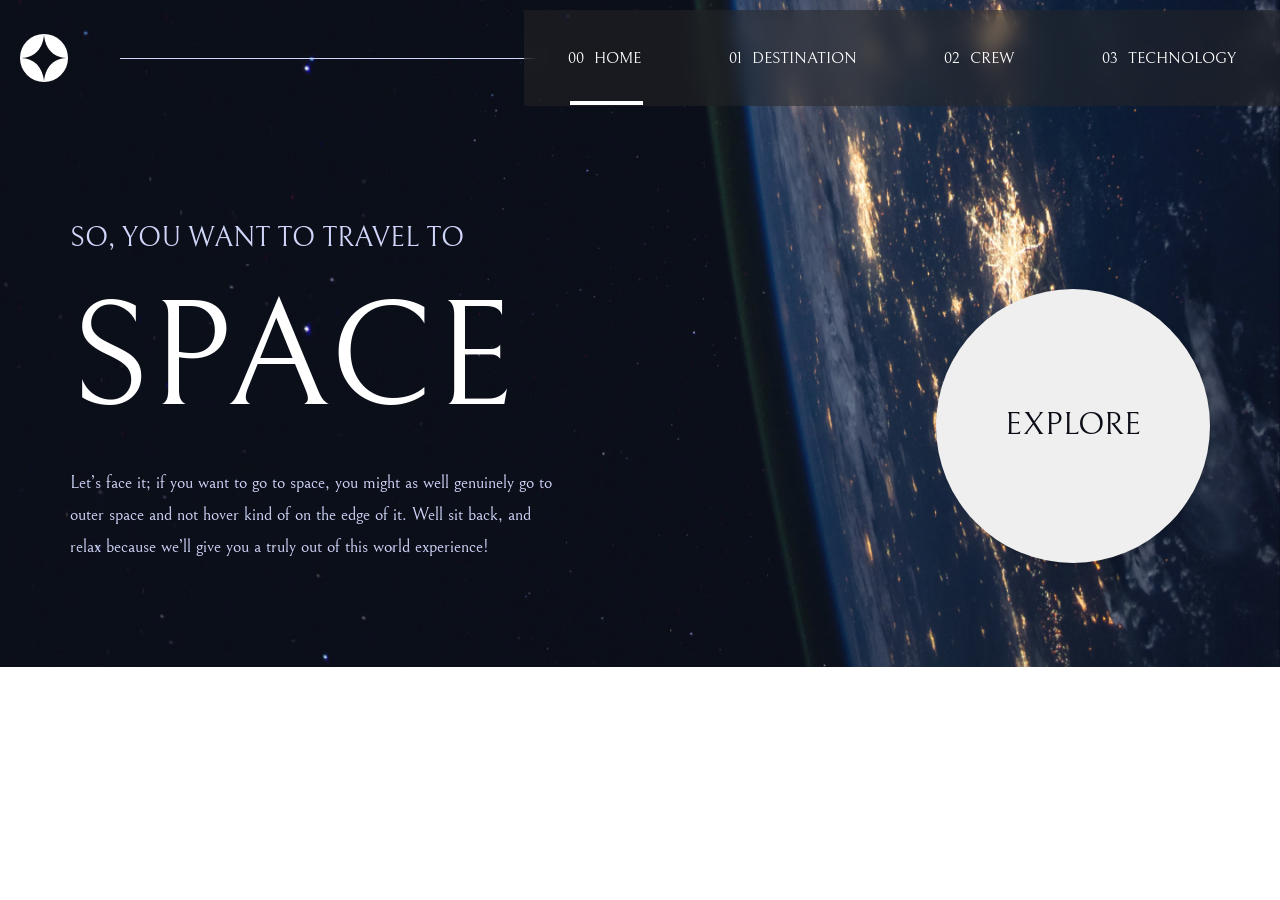
<file: index.html>
<!DOCTYPE html>
<html lang="en">
<head>
    <meta charset="UTF-8">
    <meta http-equiv="X-UA-Compatible" content="IE=edge">
    <meta name="viewport" content="width=device-width, initial-scale=1.0">
    <!--main css file-->
    <link rel="stylesheet" href="styles/master.css">
    <!--normalize css file-->
    <link rel="stylesheet" href="styles/normalize.css">
    <!--fontawosme css file-->
    <link rel="stylesheet" href="styles/all.min.css"> 
    <link rel="stylesheet" href="https://cdnjs.cloudflare.com/ajax/libs/font-awesome/4.7.0/css/font-awesome.min.css">
    <!--google font-->
    <link rel="preconnect" href="https://fonts.googleapis.com">
    <link rel="preconnect" href="https://fonts.gstatic.com" crossorigin>
    <link href="https://fonts.googleapis.com/css2?family=Bellefair&display=swap" rel="stylesheet">
    <link rel="preconnect" href="https://fonts.googleapis.com">
    <link rel="preconnect" href="https://fonts.gstatic.com" crossorigin>
    <link href="https://fonts.googleapis.com/css2?family=Barlow:wght@100;200;300;400&display=swap" rel="stylesheet">
    <title>Space X</title>
</head>
<body>
    <div class="landing-page">
        <nav>
            <div class="left-side">
                <div class="logo">
                    <div class="cricle"></div>
                    <img src="img/Path.png" alt="">
                </div>
            </div>
            <div class="midlle-side">
                <hr>
            </div>
            <div class="right-side">
                <ul>
                    <li><a  href="index.html">00 HOME</a><a class="hr" href="index.html"><hr></a></li>
                    <li><a  href="destination.html">01 DESTINATION</a><a class="hr" href="destination.html"><hr></a></li>
                    <li><a  href="crew.html"> 02 CREW</a><a class="hr" href="crew.html"><hr></a></li>
                    <li><a  href="technology.html">03 TECHNOLOGY</a><a class="hr" href="technology.html"><hr></a></li>                
                </ul>
            </div>
            <div class="icon-list">
                <a onclick="actoin2();" id="list" href="#">
                    <div class="icon"></div>
                    <div class="icon"></div>
                    <div class="icon"></div>
                </a>
            </div>
            <div class="side-lise">
                <a onclick="exit();" class="exit" href="#">&#x2715</a>
                <ul class="side-ul">
                    <li>
                        <ul class="sub-menu">
                            <li><a href="index.html">00 HOME</a></li>
                            <li><a href="destination.html">01 DESTINATION</a></li>
                            <li><a href="crew.html">02 CREW</a></li>
                            <li><a href="technology.html">03 TECHNOLOGY</a></li>
                        </ul>
                    </li>
                </ul>
                
            </div>
        </nav>
        <div class="container">
            <div class="landing-content">
                <div class="content-box">
                    <p class="frist-p">SO, YOU WANT TO TRAVEL TO</p>
                    <h1>SPACE</h1>
                    <p class="second-p">
                        Let’s face it; if you want to go to space,
                        you might as well genuinely go to outer space and not hover
                        kind of on the edge of it. Well sit back, and relax because
                        we’ll give you a truly out of this world experience!
                    </p>
                </div>
            </div>
            <div class="down-sec">
                <button>EXPLORE</button>
                <div class="landing-button">
                    
                </div>
            </div>
        </div>
    </div>
    <script src="scripts/main.js"></script>
</body>
</html>
</file>
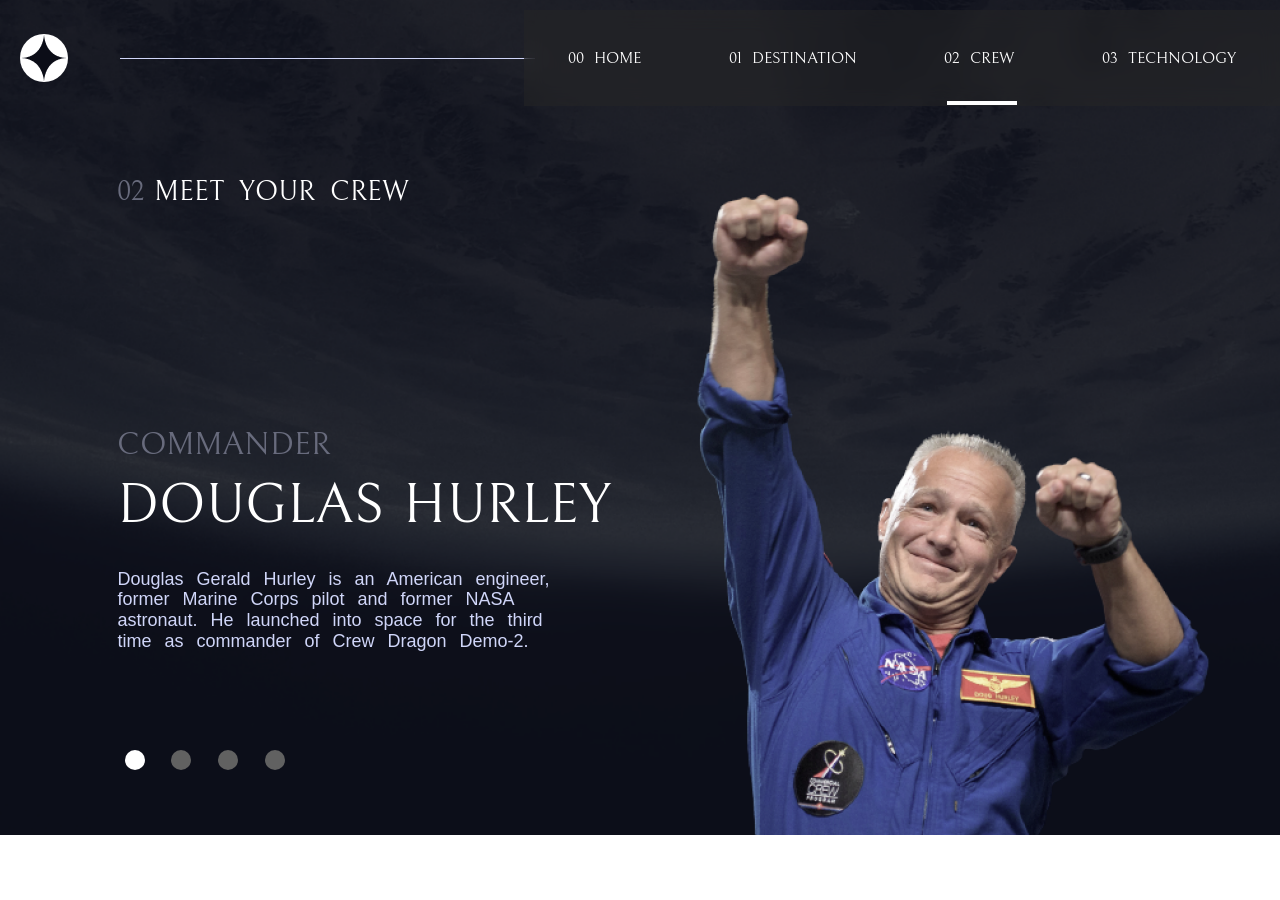
<file: crew.html>
<!DOCTYPE html>
<html lang="en">
<head>
    <meta charset="UTF-8">
    <meta http-equiv="X-UA-Compatible" content="IE=edge">
    <meta name="viewport" content="width=device-width, initial-scale=1.0">
    <!--main css file-->
    <link rel="stylesheet" href="styles/master.css">
    <!--normalize css file-->
    <link rel="stylesheet" href="styles/normalize.css">
    <!--fontawosme css file-->
    <link rel="stylesheet" href="styles/all.min.css"> 
    <link rel="stylesheet" href="https://cdnjs.cloudflare.com/ajax/libs/font-awesome/4.7.0/css/font-awesome.min.css">
    <!--google font-->
    <link rel="preconnect" href="https://fonts.googleapis.com">
    <link rel="preconnect" href="https://fonts.gstatic.com" crossorigin>
    <link href="https://fonts.googleapis.com/css2?family=Bellefair&display=swap" rel="stylesheet">
    <link rel="preconnect" href="https://fonts.googleapis.com">
    <link rel="preconnect" href="https://fonts.gstatic.com" crossorigin>
    <link href="https://fonts.googleapis.com/css2?family=Barlow:wght@100;200;300;400&display=swap" rel="stylesheet">
    <title>Space X</title>
</head>
<body>
    <div class="landing-page crew">
        <nav>
            <div class="left-side">
                <div class="logo">
                    <div class="cricle"></div>
                    <img src="img/Path.png" alt="">
                </div>
            </div>
            <div class="midlle-side">
                <hr>
            </div>
            <div class="right-side">
                <ul>
                    <li><a  href="index.html">00 HOME</a><a class="hr" href="index.html"><hr></a></li>
                    <li><a  href="destination.html">01 DESTINATION</a><a class="hr" href="destination.html"><hr></a></li>
                    <li><a  href="crew.html"> 02 CREW</a><a class="hr" href="crew.html"><hr></a></li>
                    <li><a  href="technology.html">03 TECHNOLOGY</a><a class="hr" href="technology.html"><hr></a></li>                
                </ul>
            </div>
            <div class="icon-list">
                <a onclick="actoin2();" id="list" href="#">
                    <div class="icon"></div>
                    <div class="icon"></div>
                    <div class="icon"></div>
                </a>
            </div>
            <div class="side-lise">
                <a onclick="exit();" class="exit" href="#">&#x2715</a>
                <ul class="side-ul">
                    <li>
                        <ul class="sub-menu">
                            <li><a href="index.html">00 HOME</a></li>
                            <li><a href="destination.html">01 DESTINATION</a></li>
                            <li><a href="crew.html">02 CREW</a></li>
                            <li><a href="technology.html">03 TECHNOLOGY</a></li>
                        </ul>
                    </li>
                </ul>
                
            </div>
        </nav>
        <div class="slider-container">
            <div class="container ">
                <div class="crew-left-side">
                    <p class="meet"><span class="number">02</span>MEET YOUR CREW</p>
                    <div class="content-box">
                        <p class="frist-p">COMMANDER</p>
                        <h3>DOUGLAS HURLEY</h3>
                        <p class="second-p">Douglas Gerald Hurley is an American
                            engineer, former Marine Corps pilot
                            and former NASA astronaut. He launched
                            into space for the third time as commander
                            of Crew Dragon Demo-2.
                        </p>
                    </div>
                </div>
                <div class="crew-right-side">
                    <div class="ul"></div>
                    <img class="img-1" src="img/crew-1.png" alt="">
                </div>
            </div>
            <div class="container ">
                <div class="crew-left-side">
                    <p class="meet"><span class="number">02</span>MEET YOUR CREW</p>
                    <div class="content-box">
                        <p class="frist-p">MISSION SPECIALIST</p>
                        <h3>MARK LANSTER</h3>
                        <p class="second-p">
                            Mark Lanster is the founder
                            and CEO of Canonical, the company behind the
                            Linux-based Ubuntu operating system. Shuttleworth
                            became the first South African to travel to space
                            as a space tourist.
                        </p>
                    </div>
                </div>
                <div class="crew-right-side">
                    <div class="ul"></div>
                    <img src="img/crew-2.png" alt="">
                </div>
            </div>
            <div class="container ">
                <div class="crew-left-side">
                    <p class="meet"><span class="number">02</span>MEET YOUR CREW</p>
                    <div class="content-box">
                        <p class="frist-p">PILOT</p>
                        <h3>VICTOR GLOVER</h3>
                        <p class="second-p">
                            Pilot on the first operational flight of the SpaceX
                            Crew Dragon to the International Space Station. Glover
                            is a commander in the U.S. Navy where he pilots
                            an F/A-18.He was a crew member of Expedition 64, 
                            and served as a station systems flight engineer. 
                        </p>
                    </div>
                </div>
                <div class="crew-right-side">
                    <div class="ul"></div>
                    <img src="img/crew-3.png" alt="">
                </div>
            </div>
            <div class="container ">
                <div class="crew-left-side">
                    <p class="meet"><span class="number">02</span>MEET YOUR CREW</p>
                    <div class="content-box">
                        <p class="frist-p">FLIGHT ENGINEER</p>
                        <h3>SARA ANSARI</h3>
                        <p class="second-p">
                            Sara Ansari is an Iranian American engineer 
                            and co-founder of Prodea Systems. Ansari was the 
                            fourth self-funded space tourist, the first self-funded
                            woman to fly to the ISS, and the first Iranian in space. 
                        </p>
                    </div>
                </div>
                <div class="crew-right-side">
                    <div class="ul"></div>
                    <img src="img/crew-4.png" alt="">
                </div>
            </div>
            <div class="bultos">
                <ul>
                    <li></li>
                    <li></li>
                    <li></li>
                    <li></li>
                </ul>
            </div>
        </div>
    <script src="scripts/main.js"></script>
    <script src="scripts/crew.js"></script>
</body>
</file>
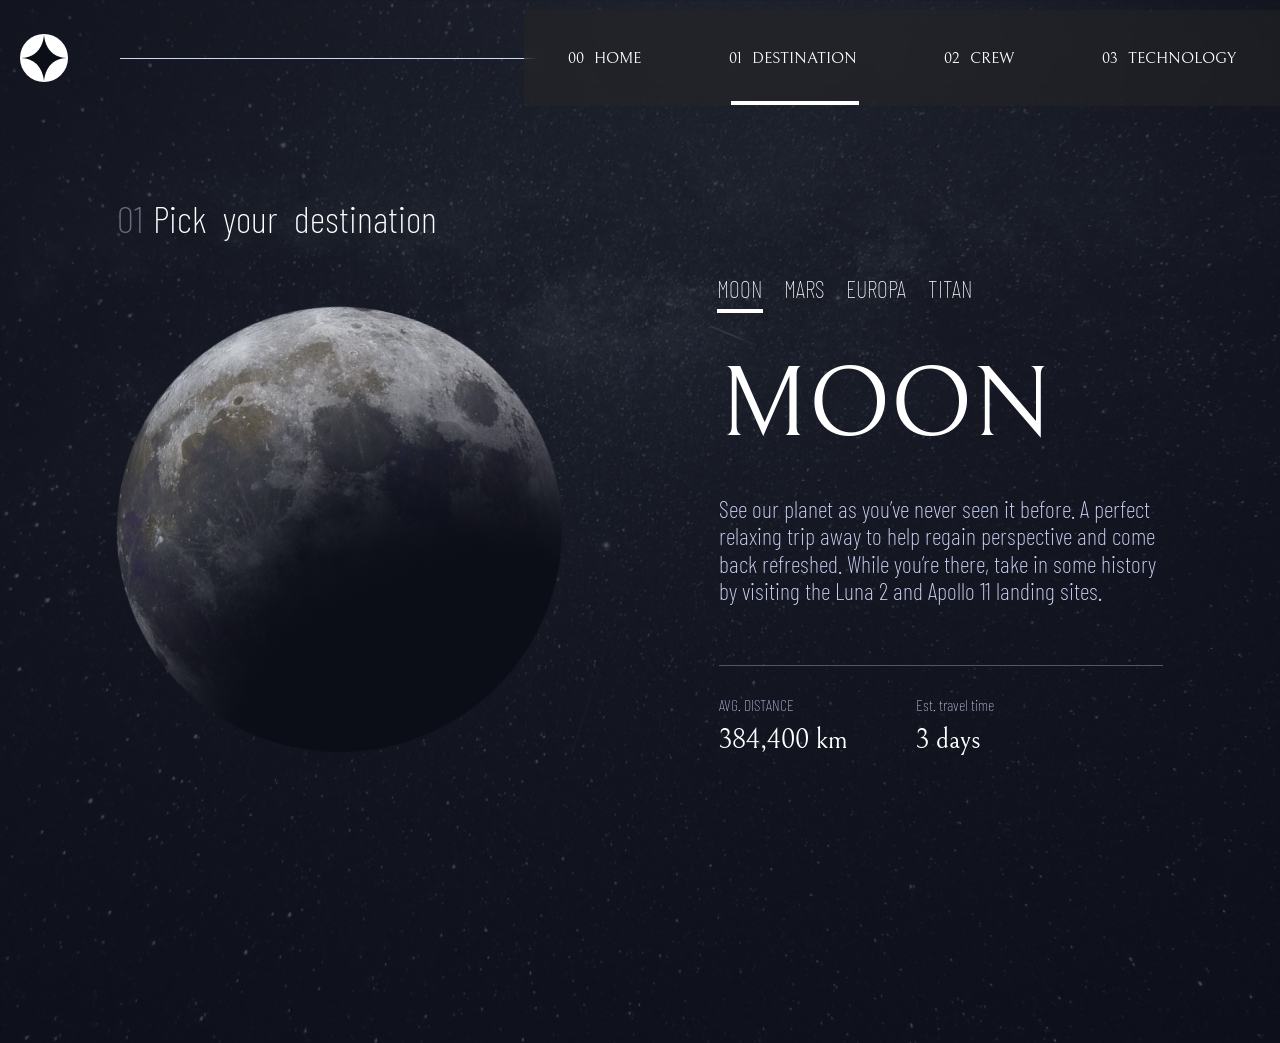
<file: destination.html>
<!DOCTYPE html>
<html lang="en">
<head>
    <meta charset="UTF-8">
    <meta http-equiv="X-UA-Compatible" content="IE=edge">
    <meta name="viewport" content="width=device-width, initial-scale=1.0">
    <!--main css file-->
    <link rel="stylesheet" href="styles/master.css">
    <!--normalize css file-->
    <link rel="stylesheet" href="styles/normalize.css">
    <!--fontawosme css file-->
    <link rel="stylesheet" href="styles/all.min.css"> 
    <link rel="stylesheet" href="https://cdnjs.cloudflare.com/ajax/libs/font-awesome/4.7.0/css/font-awesome.min.css">
    <!--google font-->
    <link rel="preconnect" href="https://fonts.googleapis.com">
    <link rel="preconnect" href="https://fonts.gstatic.com" crossorigin>
    <link href="https://fonts.googleapis.com/css2?family=Bellefair&display=swap" rel="stylesheet">
    <link rel="preconnect" href="https://fonts.googleapis.com">
    <link rel="preconnect" href="https://fonts.gstatic.com" crossorigin>
    <link href="https://fonts.googleapis.com/css2?family=Barlow:wght@100;200;300;400&display=swap" rel="stylesheet">
    <link rel="preconnect" href="https://fonts.googleapis.com">
    <link rel="preconnect" href="https://fonts.gstatic.com" crossorigin>
    <link href="https://fonts.googleapis.com/css2?family=Barlow+Condensed:wght@100;200;300;400;500;600;700&family=Barlow:wght@100;200;300;400&display=swap" rel="stylesheet">
    <title>Space X</title>
</head>
<body>
    <div class="landing-page destination">
        <nav>
            <div class="left-side">
                <div class="logo">
                    <div class="cricle"></div>
                    <img src="img/Path.png" alt="">
                </div>
            </div>
            <div class="midlle-side">
                <hr>
            </div>
            <div class="right-side">
                <ul>
                    <li><a  href="index.html">00 HOME</a><a class="hr" href="index.html"><hr></a></li>
                    <li><a  href="destination.html">01 DESTINATION</a><a class="hr" href="destination.html"><hr></a></li>
                    <li><a  href="crew.html"> 02 CREW</a><a class="hr" href="crew.html"><hr></a></li>
                    <li><a  href="technology.html">03 TECHNOLOGY</a><a class="hr" href="technology.html"><hr></a></li>                
                </ul>
            </div>
            <div class="icon-list">
                <a onclick="actoin2();" id="list" href="#">
                    <div class="icon"></div>
                    <div class="icon"></div>
                    <div class="icon"></div>
                </a>
            </div>
            <div class="side-lise">
                <a onclick="exit();" class="exit" href="#">&#x2715</a>
                <ul class="side-ul">
                    <li>
                        <ul class="sub-menu">
                            <li><a href="index.html">00 HOME</a></li>
                            <li><a href="destination.html">01 DESTINATION</a></li>
                            <li><a href="crew.html">02 CREW</a></li>
                            <li><a href="technology.html">03 TECHNOLOGY</a></li>
                        </ul>
                    </li>
                </ul>
                
            </div>
        </nav>
        <div class="slider-container">
            <div class="detination-navbar">
                <ul>
                    <li><a class="frist-a" data-index="1" href="#MOON">MOON</a> <a class="hr" href="#MOON"><hr></a></li>
                    <li><a class="frist-a" data-index="2" href="#MARS">MARS</a><a class="hr" href="#MARS"><hr></a></li>
                    <li><a class="frist-a" data-index="3" href="#EUROPA">EUROPA</a><a class="hr" href="#EUROPA"><hr></a></li>
                    <li><a class="frist-a" data-index="4"  href="#TITAN">TITAN</a><a class="hr" href="#TITAN"><hr></a></li>
                </ul>
            </div>
            <div class="container ">
                <div class="destination-left-side">
                    <p><span class="number">01</span>Pick your destination</p>
                    <img src="img/moon.png" alt="">
                </div>
                <div class="destination-right-side">
                    <div class="cards-container">
                        <div class="card">
                            <div class="content-box">
                                <h1>MOON</h1>
                                <p>
                                    See our planet as you’ve never seen it before.
                                    A perfect relaxing trip away to help regain
                                    perspective and come back refreshed. While you’re
                                    there, take in some history by visiting the Luna 2
                                    and Apollo 11 landing sites.
                                </p>
                            </div>
                            <div class="middle">
                                <hr class="card-hr">
                            </div>
                            <div class="number-box">
                                <div class="number-card">
                                    <p class="header">AVG. DISTANCE</p>
                                    <p class="describtion">384,400 km</p>
                                </div>
                                <div class="number-card">
                                    <p class="header">Est. travel time</p>
                                    <p class="describtion">3 days</p>
                                </div>
                            </div>
                        </div>
                    </div>
                </div>
            </div>
            <div class="container ">
                <div class="destination-left-side">
                    <p><span class="number">01</span>Pick your destination</p>
                    <img src="img/mars.png" alt="">
                </div>
                <div class="destination-right-side">
                    <div class="cards-container">
                        <div class="card">
                            <div class="content-box">
                                <h1>MARS</h1>
                                <p>
                                    Don’t forget to pack your hiking boots. You’ll 
                                    need them to tackle Olympus Mons, the tallest planetary
                                    mountain in our solar system. It’s two and a half times
                                    the size of Everest!
                                </p>
                            </div>
                            <div class="middle">
                                <hr class="card-hr">
                            </div>
                            <div class="number-box">
                                <div class="number-card">
                                    <p class="header">AVG. DISTANCE</p>
                                    <p class="describtion">225 MIL. km</p>
                                </div>
                                <div class="number-card">
                                    <p class="header">Est. travel time</p>
                                    <p class="describtion">9 months</p>
                                </div>
                            </div>
                        </div>
                    </div>
                </div>
            </div>
            <div class="container ">
                <div class="destination-left-side">
                    <p><span class="number">01</span>Pick your destination</p>
                    <img src="img/EUROPA.png" alt="">
                </div>
                <div class="destination-right-side">
                    <div class="cards-container">
                        <div class="card">
                            <div class="content-box">
                                <h1>EUROPA</h1>
                                <p>
                                    The smallest of the four Galilean moons orbiting
                                    Jupiter, Europa is a winter lover’s dream. With
                                    an icy surface, it’s perfect for a bit of ice skating,
                                    curling, hockey, or simple relaxation in your snug wintery cabin.
                                </p>
                            </div>
                            <div class="middle">
                                <hr class="card-hr">
                            </div>
                            <div class="number-box">
                                <div class="number-card">
                                    <p class="header">AVG. DISTANCE</p>
                                    <p class="describtion">628 MIL. km</p>
                                </div>
                                <div class="number-card">
                                    <p class="header">Est. travel time</p>
                                    <p class="describtion">3 years</p>
                                </div>
                            </div>
                        </div>
                    </div>
                </div>
            </div>
            <div class="container ">
                <div class="destination-left-side">
                    <p><span class="number">01</span>Pick your destination</p>
                    <img src="img/TITAN.png" alt="">
                </div>
                <div class="destination-right-side">
                    <div class="cards-container">
                        <div class="card">
                            <div class="content-box">
                                <h1>TITAN</h1>
                                <p>
                                    The only moon known to have a dense atmosphere other
                                    than Earth, Titan is a home away from home 
                                    (just a few hundred degrees colder!). As a bonus, you
                                    get striking views of the Rings of Saturn.
                                </p>
                            </div>
                            <div class="middle">
                                <hr class="card-hr">
                            </div>
                            <div class="number-box">
                                <div class="number-card">
                                    <p class="header">AVG. DISTANCE</p>
                                    <p class="describtion">1.6 BIL. km</p>
                                </div>
                                <div class="number-card">
                                    <p class="header">Est. travel time</p>
                                    <p class="describtion">7 years</p>
                                </div>
                            </div>
                        </div>
                    </div>
                </div>
            </div>
        </div>
    <script src="scripts/main.js"></script>
    <script src="scripts/destination.js"></script>
</body>
</file>
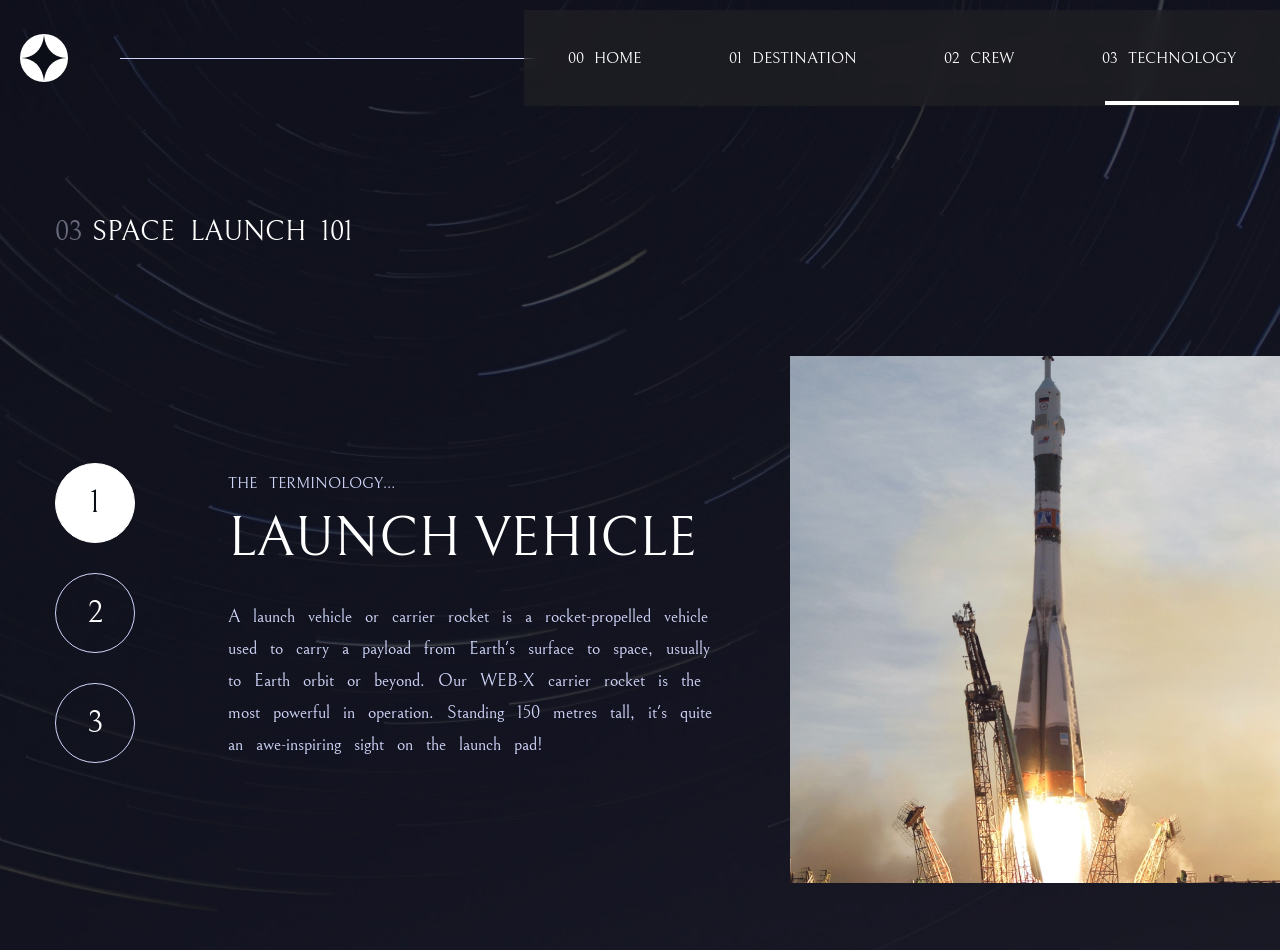
<file: technology.html>
<!DOCTYPE html>
<html lang="en">
<head>
    <meta charset="UTF-8">
    <meta http-equiv="X-UA-Compatible" content="IE=edge">
    <meta name="viewport" content="width=device-width, initial-scale=1.0">
    <!--main css file-->
    <link rel="stylesheet" href="styles/master.css">
    <!--normalize css file-->
    <link rel="stylesheet" href="styles/normalize.css">
    <!--fontawosme css file-->
    <link rel="stylesheet" href="styles/all.min.css"> 
    <link rel="stylesheet" href="https://cdnjs.cloudflare.com/ajax/libs/font-awesome/4.7.0/css/font-awesome.min.css">
    <!--google font-->
    <link rel="preconnect" href="https://fonts.googleapis.com">
    <link rel="preconnect" href="https://fonts.gstatic.com" crossorigin>
    <link href="https://fonts.googleapis.com/css2?family=Bellefair&display=swap" rel="stylesheet">
    <link rel="preconnect" href="https://fonts.googleapis.com">
    <link rel="preconnect" href="https://fonts.gstatic.com" crossorigin>
    <link href="https://fonts.googleapis.com/css2?family=Barlow:wght@100;200;300;400&display=swap" rel="stylesheet">
    <title>Space X</title>
</head>
<body>
    <div class="landing-page technology">
        <nav>
            <div class="left-side">
                <div class="logo">
                    <div class="cricle"></div>
                    <img src="img/Path.png" alt="">
                </div>
            </div>
            <div class="midlle-side">
                <hr>
            </div>
            <div class="right-side">
                <ul>
                    <li><a  href="index.html">00 HOME</a><a class="hr" href="index.html"><hr></a></li>
                    <li><a  href="destination.html">01 DESTINATION</a><a class="hr" href="destination.html"><hr></a></li>
                    <li><a  href="crew.html"> 02 CREW</a><a class="hr" href="crew.html"><hr></a></li>
                    <li><a  href="technology.html">03 TECHNOLOGY</a><a class="hr" href="technology.html"><hr></a></li>                
                </ul>
            </div>
            <div class="icon-list">
                <a onclick="actoin2();" id="list" href="#">
                    <div class="icon"></div>
                    <div class="icon"></div>
                    <div class="icon"></div>
                </a>
            </div>
            <div class="side-lise">
                <a onclick="exit();" class="exit" href="#">&#x2715</a>
                <ul class="side-ul">
                    <li>
                        <ul class="sub-menu">
                            <li><a href="index.html">00 HOME</a></li>
                            <li><a href="destination.html">01 DESTINATION</a></li>
                            <li><a href="crew.html">02 CREW</a></li>
                            <li><a href="technology.html">03 TECHNOLOGY</a></li>
                        </ul>
                    </li>
                </ul>
                
            </div>
        </nav>
        <div class="container">
            <p><span class="number">03</span>SPACE LAUNCH 101</p>
            <ul>
                <li bulets-index="1">1</li>
                <li bulets-index="2">2</li>
                <li bulets-index="3">3</li>
            </ul>
        </div>
        <div class="slider-container">
            <div class="container ">
                <div class="content-box">
                    <p class="first-par">THE TERMINOLOGY…</p>
                    <h3>LAUNCH VEHICLE</h3>
                    <p class="second-par">
                        A launch vehicle or carrier rocket is a rocket-propelled 
                        vehicle used to carry a payload from Earth's surface to 
                        space, usually to Earth orbit or beyond. Our WEB-X carrier
                        rocket is the most powerful in operation. Standing 150 metres
                        tall, it's quite an awe-inspiring sight on the launch pad!
                    </p>
                </div>
                <div class="tecnology-img">
                    <img src="img/tecnology-1.jpg" alt="">
                </div>
            </div>
            <div class="container ">
                <div class="content-box">
                    <p class="first-par">THE TERMINOLOGY…</p>
                    <h3>SPACEPORT</h3>
                    <p class="second-par">
                        A spaceport or cosmodrome is a site for
                        launching (or receiving) spacecraft, by analogy
                        to the seaport for ships or airport for aircraft.
                        Based in the famous Cape Canaveral, our spaceport 
                        is ideally situated to take advantage of the Earth’s
                        rotation for launch.
                    </p>
                </div>
                <div class="tecnology-img">
                    <img src="img/tecnology-2.jpg" alt="">
                </div>
            </div>
            <div class="container ">
                <div class="content-box">
                    <p class="first-par">THE TERMINOLOGY…</p>
                    <h3>SPACE CAPSULE</h3>
                    <p class="second-par">
                        A space capsule is an often-crewed spacecraft
                        that uses a blunt-body reentry capsule to reenter
                        the Earth's atmosphere without wings. Our capsule 
                        is where you'll spend your time during the flight.
                        It includes a space gym, cinema, and plenty of other
                        activities to keep you entertained.
                    </p>
                </div>
                <div class="tecnology-img">
                    <img src="img/tecnology-3.jpg" alt="">
                </div>
            </div>
        </div>
    <script src="scripts/main.js"></script>
    <script src="scripts/tecnology.js"></script>    
</body>
</file>
<file: styles/master.css>
/** global rules **/
* {
    -webkit-box-sizing: border-box;
    -moz-box-sizing: border-box;
    box-sizing: border-box;
    margin: 0;
    padding: 0;
}
:root{
    --main-background-color: #0B0D17;
    --main-text-color: #FFFFFF;
    --second-text-color: #D0D6F9;
}
html{
    scroll-behavior: smooth;
}
body{
    font-family: 'Bellefair';
}
ul{
    list-style: none;
    padding: 0;
    margin: 0;
}
ul a{
    text-decoration: none;

}
hr{
    border: none;
}
.container {
    padding-left: 15px;
    padding-right: 15px;
    margin-left: auto;
    margin-right: auto;
}
  /* Small */
@media (min-width: 768px) {
    .container {
    width: 750px;
    }
}
  /* Medium */
@media (min-width: 992px) {
    .container {
    width: 970px;
    }
}
  /* Large */
@media (min-width: 1200px) {
    .container {
    width: 1170px;
    }
}
/* navbar */
.landing-page{
    position: relative;
    width: 100%;
    overflow: hidden;
    height: 667px;
}

.landing-page::before {
    content: "";
    position: absolute;
    top: 0;
    left: 0px;
    background-image: url('../img/Bitmap.jpg'); 
    background-size: cover; 
    background-position: center;
    width: 100%;
    height: 100%;
    z-index: -1; 
}
nav{
    display: flex;
    justify-content: space-between;
    align-items: flex-start;
    height: 96px;
    padding: 10px 0 0 20px;
    position: relative;
}
.left-side{
    height: 96px;
    display: flex;
    align-items: center;
    justify-content: center;
}
.logo{
    position: relative;
}
.left-side img{
    position: absolute;
    left: 0;
    top: 0;
}
.cricle{
    width: 48px;
    height: 48px;
    background-color: var(--main-text-color);
    border-radius: 25px;
}
.midlle-side{
    display: flex;
    flex-direction: column;
    justify-content: center;
    align-items: flex-start;
    height: 96px;
    width: 33%;
    margin-right: -5%;
}
.midlle-side hr{
    border-top: solid 1px #D0D6F9;
    width: 100%;
    flex-shrink: 0;
}
.right-side{
    width: 60%;
    height: 96px;
    display: flex;
    flex-direction: column;
    justify-content: center;
    position: relative;
    z-index: 999;
}
.right-side::before{
    content: "";
    position: absolute;
    top: 0;
    left: 0;
    width: 100%;
    height: 100%;
    background-color: rgba(39, 38, 38, 0.5); 
    background-size: cover;
    background-position: center;
    backdrop-filter: blur(10px);
    z-index: -1;
}
.right-side ul{
    display: flex;
    justify-content: space-around;
    width: 100%;
}
.right-side ul li{
    height: 50%;
    display: flex;
    flex-direction: column;
    justify-content: space-between;
    align-items: center;
    position: relative;
    cursor: pointer;
}
.right-side ul li .hr{
    width: 0;
    border-top: solid 4px var(--second-text-color);
    position: absolute;
    bottom: -47px;
    transition:  0.2s ease; 
    text-align: center;
    margin-left: 5%;
}
.right-side ul li .active{
    width: 100%;
    border-top: solid 4px var(--main-text-color);
    position: absolute;
    bottom: -47px;
    transition:  0.2s ease; 
    display: flex;
    margin-left: 5px;
}
.right-side ul li:hover .hr{
    width: 100%;
}
.right-side ul li a{
    color: var(--main-text-color);
    word-spacing: 6px;
    font-size: 16px;
}
.side-lise{
    height: 1024px;
    display: none;
    flex-direction: column;
    justify-content: center;
    position: relative;
    width: 80%;
    padding-left: 30px;
    z-index: 999;
}
.side-lise::before{
    content: "";
    position: absolute;
    top: 0;
    left: 0;
    width: 100%;
    height: 100%;
    background-color: rgba(53, 52, 52, 0.9); 
    background-size: cover;
    background-position: center;
    backdrop-filter: blur(35px);
    z-index: -1;
}
.side-lise .exit{
    display: flex;
    justify-content: center;
    font-size: 30px;
    width: 25px;
    height: 25px;
    color: var(--second-text-color);
    text-decoration: none;
    position: absolute;
    top: 5%;
    right: 10%;
}
.icon-list{
    position: absolute;
    right: 20px;
    top: 40px;
    display: none;
    

}
.icon{
    width: 28px;
    height: 5px;
    background-color: var(--main-text-color);
    margin-bottom: 5px;
    border-radius: 14px;
}
.side-lise .side-ul{
    height: 68%;
}
.side-lise .sub-menu{
    display: flex;
    flex-direction: column;
    justify-content: space-around;
    align-items: flex-start;
    width: 100%;
    height: 230px;
    margin-bottom: 70%;

}
.side-lise .sub-menu li a{
    color: var(--main-text-color);
    word-spacing: 6px;
    font-size: 16px;
}


@media (max-width: 880px){
    .midlle-side {
        width: 30%;
        margin-right: -5%;
    }
}
@media (max-width: 768px){

    .landing-page::before {
        content: "";
        position: absolute;
        top: -2px;
        left: 0;
        background-image: url('../img/Bitmap-2.jpg'); 
        background-size: cover; 
        background-position: center;
        width: 100%;
        height: 100%;
        z-index: -1; 
    }
    nav{
        padding-top: 0;
    }
    .midlle-side hr{
        display: none;
    }
    .right-side ul{
        padding: 0 10px 0 0;
    }
    .right-side ul li a{
        font-size: 14px;
    }
}
@media (max-width: 630px){
    .right-side ul li a{
        font-size: 12px;
    }
}
@media (max-width: 568px){
    .right-side{
        display: none;
    }
    .icon-list{
        display: block;
    }

    .side-lise ul .sub-menu{
        width: 254px;
    }
}
/* landing page */
.landing-page .container{
    display: flex;
    justify-content: space-between;
    align-items: flex-end;   
    height: 70%; 
}
.landing-page .container .landing-content{
    width: 50%;
}

.landing-page .container .landing-content .content-box .frist-p{
    color: var(--second-text-color);
    font-size: 28px;
}
.landing-page .container .landing-content .content-box h1{
    color: var(--main-text-color);
    font-size: 150px;
    margin: 20px 0 20px;
    font-weight: 400;
}
.landing-page .container .landing-content .content-box .second-p{
    color: var(--second-text-color);
    font-size: 18px;
    width: 85%;
    line-height: 32px;
}
.landing-page .container .down-sec{

    position: relative;
    display: flex;
    flex-direction: column;
    align-items: center;
    justify-content: center;
}
.landing-page .container .landing-button{
    width: 0;
    height: 0;
    border-radius: 207px;
    background-color: rgba(97, 97, 97, 0.7);
    transition: 0.4s ease;
    position: absolute;
    z-index: -1;
}

.landing-page .container button{
    width: 274px;
    height: 274px;
    border: none;
    border-radius: 137px;
    color: var(--main-background-color);
    font-size: 32px;
    font-weight: 100;
    cursor: pointer;
    box-shadow: 2px 2px 4px rgba(0, 0, 0, 0.15);
}
.landing-page .container .down-sec:hover .landing-button{
    width: 384px;
    height: 384px;
}
@media (max-width: 768px){
    .landing-page{
        height: 1024px;
    }
    .landing-page .container{
        display: flex;
        flex-direction: column;
        justify-content: space-between;
        align-items: center;   
        height: 70%; 
    }
    .landing-page .container .landing-content{
        display: flex;
        flex-direction: column;
        justify-content: center;
        align-items: center;
        height: 50%;
        width: 50%;
        margin-top: 10%;
        margin-bottom: 10%;
    }
    .landing-page .container .landing-content .content-box .frist-p{
        font-size: 20px;
        text-align: center;
    }
    .landing-page .container .landing-content .content-box h1{
        letter-spacing: 4px;
        margin: 15px 0 15px;
        font-weight: 400;
    }
    .landing-page .container .landing-content .content-box .second-p{
        font-size: 16px;
        line-height: 32px;
        text-align: center;
        width: 100%;
    }
    .landing-page .container .down-sec{
        margin-bottom: -30%;
        height: 50%;
        width: 50%;
    }
    .landing-page .container button{
        width: 242px;
        height: 242px;
        border-radius: 121px;
        font-size: 32px;
    }
    .landing-page .container .down-sec:hover .landing-button{
        width: 334px;
        height: 334px;
        border-radius: 167px;
    }
}
@media (max-width: 568px){
    .landing-page .container .landing-content .content-box h1{
        font-size: 100px;
        margin: 30px 0 30px;
    }
    .landing-page .container .landing-content .content-box .second-p{
        font-size: 15px;
        width: 150%;
        margin-left: -23%;
    }
    .landing-page .container .down-sec{
        margin-bottom: -25%;
    }
    .landing-page .container button{
        width: 220px;
        height: 220px;
        border-radius: 110px;
        font-size: 32px;
    }
    .landing-page .container .down-sec:hover .landing-button{
        width: 334px;
        height: 334px;
        border-radius: 167px;
    }
}
@media (max-width: 568px){
    .landing-page .container .landing-content .content-box .second-p{
        font-size: 15px;
        width: 130%;
        margin-left: -13%;
    }
}
@media (max-width: 428px){
    .landing-page .container .landing-content .content-box .frist-p{
        font-size: 16px;
    }
    .landing-page .container .landing-content .content-box h1{
        font-size: 80px;
        margin: 30px 0 30px;
    }
    .landing-page .container .landing-content .content-box .second-p{
        font-size: 15px;
        width: 130%;
        margin-left: -14.5%;
    }
    .landing-page .container button{
        width: 190px;
        height: 190px;
        border-radius: 95px;
        font-size: 20px;
    }
    .landing-page .container .down-sec:hover .landing-button{
        width: 300px;
        height: 300px;
        border-radius: 150px;
    }
}
@media (max-width: 368px){
    .landing-page .container .landing-content .content-box .second-p{
        font-size: 15px;
        width: 110%;
        margin-left: -5%;
    }
    .landing-page .container button{
        width: 150px;
        height: 150px;
        border-radius: 75px;
        font-size: 20px;
    }
    .landing-page .container .down-sec:hover .landing-button{
        width: 280px;
        height: 280px;
        border-radius: 140px;
    }
}
/* destination page */
.destination{
    position: relative;
    width: 100%;
    overflow: hidden;
    height: 100%;
}

.destination::before {
    content: "";
    position: absolute;
    top: 0;
    left: 0px;
    background-image: url('../img/detination-bitmap.jpg'); 
    background-size: cover; 
    background-position: center;
    width: 100%;
    height: 100%;
    z-index: -1; 
}
.slider-container {
    position: relative;
    width: 100%;
    height: 1024px;
}
.slider-container .container {
    position: absolute;
    top: -100%;
    left: 8%;
    right: 8%;
    opacity: 0;
    transition: opacity 1s;
    z-index: 1;
    display: flex;
    justify-content: space-between;
    align-items: flex-end;
    width: 84%;
}
.slider-container .activee {
    opacity: 1;
    top: 2%;
}

.destination .destination-left-side{
    width: 50%;
    
}
.destination .destination-left-side p{
    font-family: 'Barlow Condensed', sans-serif;
    font-weight: 200;
    color: var(--main-text-color);
    font-size: 38px;
    word-spacing: 8px;
    width: 100%;
}
.destination .destination-left-side p .number{
    font-size: 38px;
    margin-right: 10px;
    color: var(--second-text-color);
    filter: brightness(50%);
}
.destination .destination-left-side img{
    width: 445px;
    margin-left: 0px;
    margin-top: 15%;
    transition: 1s;
}
.destination .destination-right-side{
    width: 50%;
    margin-left: 15%;    
}
.destination  .detination-navbar{
    width: 100%;
    margin-bottom: -6%;
}
.destination .detination-navbar ul{
    display: flex;
    justify-content: space-between;
    align-items: flex-start;
    width: 20%;
    position: absolute;
    top: 25%;
    right: 24%;
    z-index: 10;
}
.destination .detination-navbar ul li{
    height: 50%;
    display: flex;
    flex-direction: column;
    justify-content: space-between;
    align-items: center;
    cursor: pointer;
}
.destination .detination-navbar ul li a{
    color: var(--main-text-color);
    font-size: 24px;
    font-family: 'Barlow Condensed', sans-serif;
    font-weight: 100;
    
}
.destination  .detination-navbar li .hr{
    width: 0;
    border-top: solid 4px var(--second-text-color);
    position: absolute;
    bottom: -10px;
    transition:  0.2s ease; 
    text-align: center;
}
.destination  .detination-navbar ul li .active{
    width: 18%;
    border-top: solid 4px var(--main-text-color);
    position: absolute;
    bottom: -10px;
    transition:  0.2s ease; 
    display: flex;
}
@media (min-width: 768px){
    .destination  .detination-navbar li:hover .hr{
        width: 18%;
    }
}
.destination .destination-right-side .content-box h1{
    color: var(--main-text-color);
    font-size: 100px;
    font-weight: 400;
    transition: 0.5s ease;
}
.destination .destination-right-side .content-box p{
    color: var(--second-text-color);
    font-size: 24px;
    font-family: 'Barlow Condensed', sans-serif;
    font-weight: 200;
    width: 100%;
    margin-top: -8%;
    transition: 1s ease;
}
.destination .destination-right-side .card-hr{
    width: 100%;
    border-top: solid 1px var(--second-text-color);
    margin: 60px 0 30px;
    filter: brightness(40%);
}
.destination .destination-right-side .number-box{
    display: flex;
    justify-content: space-between;
    align-items: flex-start;
    width: 62%;
}
.destination .destination-right-side .number-box .number-card{
    transition: 1.5s ease;
}
.destination .destination-right-side .number-box .number-card .header{
    color: var(--second-text-color);
    font-size: 16px;
    font-weight: 100;
    font-family: 'Barlow Condensed', sans-serif;
    margin-bottom: 10px;
}
.destination .destination-right-side .number-box .number-card .describtion{
    color: var(--main-text-color);
    font-size: 28px;
    font-weight: 200;
}
@media (max-width: 1168px){
    .destination .detination-navbar ul{
        width: 30%;
        top: 20%;
        right: 10%;
    }
}
@media (max-width: 1114px){
    .destination .detination-navbar ul{
        width: 30%;
        top: 17%;
        right: 13%;
    }
    .destination .destination-left-side{
        height: 80%;
        width: 40%;
    }
    .destination .destination-left-side img{
        width: 300px;
    }
    .destination .destination-left-side p  {
        font-size: 28px;
    }
    .destination .destination-left-side p .number {
        font-size: 28px;
    }
    .destination .destination-right-side{
        height: 80%;
        width: 40%;
    }
    .destination .destination-right-side .content-box h1{
        font-size: 80px;
    }
    .destination .destination-right-side .content-box p{
        width: 100%;
        font-size: 16px;
    }
    .destination .destination-right-side .number-box{
        width: 100%;
    }
}
@media (max-width: 768px){
    .destination{
        position: relative;
        width: 100%;
        height: 1300px;
    }
    .destination::before {
        content: "";
        position: absolute;
        top: 0;
        left: 0;
        background-image: url('../img/detination-bitmap-2.jpg'); 
        background-size: cover; 
        background-position: center;
        width: 100%;
        height: 100%;
        z-index: -1; 
    }
    .describtion .container{
        flex-direction: column;
        justify-content: center;
        align-items: center;
    }
    .destination .destination-left-side p{
        font-weight: 200;
        font-size: 38px;
        word-spacing: 8px;
        margin-left: 20px;
        margin-bottom: 50px;
    }
    .destination .destination-left-side p .number{
        font-size: 38px;
    }
    .destination .destination-left-side img{
        width: 300px;
        margin-left: 0;
        margin-top: 5%;
        margin-bottom: 50px;

    }
    .destination .destination-left-side{
        width: 100%;
        display: flex;
        flex-direction: column;
        align-items: center;
        margin-top: 60px;
    }
    .destination .destination-right-side{
        width: 100%;
        margin-left: 0;
        margin-top: 50px;
        margin-bottom: 100px;
        display: flex;
        flex-direction: column;
        align-items: center;
    }
    .destination  .detination-navbar{
        width: 100%;
        height: 50%;
    }
    .destination .detination-navbar ul{
        width: 50%;
        top: 56%;
        right: 25%;
    }
    .destination .destination-right-side .content-box{
        display: flex;
        flex-direction: column;
        align-items: center;
    }
    .destination .destination-right-side .content-box h1{
        font-size: 80px;
        text-align: center;
        margin-bottom: 5px;
        margin-top: 60px;
    }
    .destination .destination-right-side .content-box p {
        text-align: center;
        font-size: 28px;
        line-height: 38px;
        width: 100%;
        margin-top: 0;
    }
    .destination .destination-right-side .middle{
        display: flex;
        flex-direction: column;
        align-items: center;
    }
    .destination .destination-right-side .card-hr{
        width: 80%;
        margin-top: 50px;
    }
    .destination .destination-right-side .number-box{
        justify-content: space-around;
        align-items: center;
        width: 100%;
    }
    .destination .destination-right-side .number-box .header,.describtion{
        text-align: center;
    }
    
}
@media (max-width: 568px){
    .slider-container .container {
        top: 2%;
    
    }
    .destination .destination-left-side{
        margin-top: 10px;
    }
    .destination .destination-left-side img{
        width: 200px;
        margin-left: 0;
        margin-top: 2%;
    }
    .destination .destination-left-side p{
        text-align: center;
        margin-left: 0;
        font-size: 28px;

    }
    .destination .destination-left-side p .number{
        font-size: 28px;
    }
    .destination .detination-navbar ul{
        width: 50%;
        top: 39%;
        right: 25%;
    }
}
@media (max-width: 468px){

    .destination .destination-left-side{
        margin-top: 10px;
    }
    .destination .destination-left-side img{
        width: 170px;
        margin-left: 0;
        margin-top: 2%;
    }
    .destination .destination-left-side p{
        text-align: center;
        margin-left: 0;
    }
    .destination .detination-navbar ul{
        width: 70%;
        top: 35%;
        right: 15%;
    }
    .destination .destination-left-side p{
        text-align: center;
        margin-left: 0;
        font-size: 28px;

    }
    .destination .destination-left-side p .number{
        font-size: 28px;
    }
    .destination .destination-right-side .content-box p {
        font-size: 18px;
    }
    .destination .destination-right-side .number-box{
        flex-direction: column;
    }
    .destination .destination-right-side .number-box .number-card{
        margin-bottom: 25px;
    }
}

/* crew page */
.crew{
    position: relative;
    width: 100%;
    overflow: hidden;
    height: 835px;
}

.crew::before {
    content: "";
    position: absolute;
    top: 0;
    left: 0px;
    background-image: url('../img/crew-bitmap.png'); 
    background-size: cover; 
    background-position: center;
    width: 100%;
    height: 100%;
    z-index: -1; 
}
.crew .slider-container{
    margin-top: 60px;
    position: relative;
}
.crew .slider-container .container{
    display: flex;
    align-items: flex-start;
    justify-content: space-between;
}
.crew .slider-container .container .crew-left-side {
    display: flex;
    flex-direction: column;
    align-items: flex-start;
    justify-content: space-between;
    height: 50%;
    width: 50%;
}
.crew .slider-container .container .crew-left-side p{
    font-weight: 100;
    color: var(--main-text-color);
    font-size: 28px;
    word-spacing: 8px;
    width: 100%;
}
.crew .slider-container .container .crew-left-side p .number{
    font-size: 28px;
    margin-right: 10px;
    color: var(--second-text-color);
    filter: brightness(50%);
}
.crew .slider-container .container .crew-left-side .content-box{
    display: flex;
    flex-direction: column;
    align-items: flex-start;
    justify-content: space-between;
    height: 30%;
}
.crew .slider-container .container .crew-left-side .content-box .frist-p{
    font-size: 32px;
    margin-right: 15px;
    color: var(--second-text-color);
    filter: brightness(50%);
    margin-bottom: 10px;
    font-weight: 100;
}
.crew .slider-container .container .crew-left-side .content-box h3{
    color: var(--main-text-color);
    font-size: 56px;
    font-weight: 100;
    word-spacing: 5px;
    margin-bottom: 30px;
}
.crew .slider-container .container .crew-left-side .content-box .second-p{
    color: var(--second-text-color);
    font-size: 18px;
    font-weight: 100;
    width: 85%;
    font-family: 'Barlow Condensed', sans-serif;

}
.crew .slider-container .container .crew-right-side {
    display: flex;
    flex-direction: column;
    align-items: center;
    justify-content: space-between;
    height: 100%;
    width: 50%;
}
.crew .slider-container .container .crew-right-side img{
    margin-left: 60px;
}
.crew .slider-container .container .crew-right-side .ul{
    height: 100%;
    width: 100%;
}
.crew .slider-container .bultos{
    display: flex;
    flex-direction: column;
    align-items: center;
    width: 50%;
    position: absolute;
    top: 58%;
    left: -9%;
    z-index: 999;
}
.crew .slider-container .bultos ul{
    width: 25%;
    display: flex;
    justify-content: space-between;
    align-items: flex-start;
}
.crew .slider-container .bultos ul li{
    width: 20px;
    height: 20px;
    border-radius: 10px;
    background-color: rgb(97, 97, 97);
    cursor: pointer;
}
.crew .slider-container .bultos ul .active-bullet{
    background-color: var(--main-text-color);
}
@media (max-width: 768px){
    .crew{
        position: relative;
        width: 100%;
        height: 1100px;
    }
    .crew::before {
        content: "";
        position: absolute;
        top: 0;
        left: 0;
        background-image: url('../img/crew-bitmap-2.jpg'); 
        background-size: cover; 
        background-position: center;
        width: 100%;
        height: 100%;
        z-index: -1; 
    }
    .crew .slider-container .container{
        display: flex;
        flex-direction: column;
        align-items: center;
        justify-content: space-between;
    }
    .crew .slider-container .container .crew-left-side,.crew-right-side{
        width: 100%;
        align-items: center;
    }
    .crew .slider-container .container .crew-left-side p {
        font-size: 20px;
        margin-bottom: 40px;
    }
    .crew .slider-container .container .crew-left-side p .number{
        font-size: 20px;
    }
    .crew .slider-container .container .crew-left-side .content-box .frist-p{
        font-size: 24px;
        color: var(--second-text-color);
        filter: brightness(50%);
        margin-bottom: 10px;
        font-weight: 100;
        margin-left: 0;
        text-align: center;
    }
    .crew .slider-container .container .crew-left-side .content-box{
        width: 100%;
        height: 60%;
        align-items: center;
    }
    .crew .slider-container .container .crew-left-side .content-box h3{
        color: var(--main-text-color);
        font-size: 40px;
        font-weight: 100;
        word-spacing: 5px;
        margin-bottom: 30px;
    }
    .crew .slider-container .container .crew-left-side .content-box .second-p{
        color: var(--second-text-color);
        font-size: 16px;
        font-weight: 100;
        width: 80%;
        font-family: 'Barlow Condensed', sans-serif;
        margin-left: 0;
        text-align: center;
    }
    .crew .slider-container .container .crew-right-side img{
        width: 456px;
        margin-top: 140px;
        margin-left: 0;
    }
    .crew .slider-container .bultos{
        width: 100%;
        top: 37%;
        height: 50%;
        left: 0%;
        z-index: 999;
    }
    .crew .slider-container .bultos ul{
        width: 18%;
        display: flex;
        justify-content: space-between;
        align-items: flex-start;
    }
    .crew .slider-container .bultos ul li{
        width: 15px;
        height: 15px;
        border-radius: 7.5px;
        background-color: rgb(97, 97, 97);
        cursor: pointer;
    }
}
@media (max-width: 568px){
    .crew{
        height: 1024px;
    }
    .crew .slider-container .container{
        flex-direction: column-reverse;
        justify-content: flex-start;
    }
    .crew .slider-container .container .crew-right-side{
        margin-top: 0;
        height: 650px;
        width: 350px;
        border-bottom: solid 1px #383B4B;   
        overflow: hidden;

    }
    .crew .slider-container .container .crew-right-side img{
        width: 170px;  
    }
    .crew .slider-container .container .crew-left-side .meet {
        text-align: center;
        word-spacing: 10px;
        margin-bottom: 0;
        margin-left: 0;
        position: absolute;
        top: -2%;
    }
    .crew .slider-container .container .crew-left-side{
        margin-left: 0;
        margin-right: 0;
        height: 100%;
    }
    .crew .slider-container .container .crew-left-side .content-box{
        width: 100%;
        height: 100%;
        align-items: center;
        margin-top: 100px;
    }
    .crew .slider-container .container .crew-left-side .content-box .first-p{
        font-size: 20px;
    }
    .crew .slider-container .container .crew-left-side .content-box h3{
        font-size: 28px;
    }
    .crew .slider-container .container .crew-left-side .content-box .second-p{
        width: 100%;
    }
    .crew .slider-container .bultos{
        width: 100%;
        top: 42%;
        left: 0%;
        z-index: 999;
    }
    .crew .slider-container .bultos ul{
        width: 35%;
    
    }
    .crew .slider-container .bultos ul li{
        width: 12px;
        height: 12px;
        border-radius: 6px;
        background-color: rgb(97, 97, 97);
        cursor: pointer;
    }
}
/* tocnology page */
.technology{
    position: relative;
    width: 100%;
    overflow: hidden;
    height: 950px;
}

.technology::before {
    content: "";
    position: absolute;
    top: 0;
    left: 0px;
    background-image: url('../img/tecnology-bitmab.jpg'); 
    background-size: cover; 
    background-position: center;
    width: 100%;
    height: 100%;
    z-index: -1; 
}
.technology .container{
    display: flex;
    flex-direction: column;
    justify-content: space-between;
    align-items: flex-start;
    height: 100%;
    width: 100%;
    margin-top: 120px;
    width: 45%;
    position: absolute;
    left: 40px;
}

.technology .container  p{
    font-weight: 100;
    color: var(--main-text-color);
    font-size: 28px;
    word-spacing: 8px;
    width: 100%;
    margin-bottom: 215px ;
}
.technology .container p .number{
    font-size: 28px;
    margin-right: 10px;
    color: var(--second-text-color);
    filter: brightness(50%);
}
.technology .container ul{
    display: flex;
    flex-direction: column;
    justify-content: flex-start;
    align-items: flex-start;
    height: 100%;
    z-index: 10;
}
.technology .container ul li{
    width: 80px;
    height: 80px;
    border: solid 1px var(--second-text-color);
    border-radius: 40px;
    color: var(--main-text-color);
    font-size: 32px;
    display: flex;
    flex-direction: column;
    align-items: center;
    justify-content: center;
    margin-bottom: 30px;
    cursor: pointer;
}
.technology .container ul .active-number{
    background-color: var(--main-text-color);
    color: var(--main-background-color);
    border: solid 1px var(--main-text-color);
    cursor: pointer;
}
@media (min-width: 768px){
    .technology  .container ul li:hover{
        border: solid 1px white;
    }
}

.technology .tecnology-container{
    display: flex;
    flex-direction: row;
    justify-content: flex-end;
    align-items: flex-start;
    width: 100%;
    height: 100%;
}
.technology .slider-container .container{
    display: flex;
    flex-direction: row;
    align-items: flex-start;
    width: 90%;
    margin-top: 240px;
    height: 100%;
    margin-left: 10%;
}
.technology  .slider-container .container .content-box {
    display: flex;
    flex-direction: column;
    justify-content: center;
    width: 100%;
    height: 72%;
    padding-left: 45px;
}
.technology  .slider-container .container .content-box .first-par{
    font-size: 16px;
    color: var(--second-text-color);
    margin-bottom: 15px;
}
.technology .slider-container .container .content-box h3{
    font-size: 56px;
    color: var(--main-text-color);
    font-weight: 100;
}
.technology .slider-container .container .content-box .second-par{
    font-size: 18px;
    color: var(--second-text-color);
    width: 90%;
    line-height: 32px;
    margin-top: 30px;
}
.technology  .slider-container .container .tecnology-img {
    display: flex;
    flex-direction: column;
    align-items: flex-end;
    justify-content: flex-start;
    height: 100%;
    width: 50%;
} 
.technology .slider-container .container img{
    width: 515px;
}
@media (max-width: 1200px){
    .technology .slider-container .container .content-box h3{
        font-size: 46px;
        color: var(--main-text-color);
        font-weight: 100;
    }
    .technology .slider-container .container .content-box .second-par{

        line-height: 22px;

    }
}
@media (max-width: 1100px){
    .technology .slider-container .container .content-box h3{
        font-size: 40px;
    }
    .technology .slider-container .container .content-box .second-par{

        font-size: 14px;
        width: 90%;

    }
}
@media (max-width: 1050px){
    .technology .slider-container .container .content-box h3{
        font-size: 36px;
    }
    .technology .slider-container .container img{
        width: 415px;
    }
    .technology  .slider-container .container .content-box {
        height: 60%;
    }
    .technology .container  p{
        margin-bottom: 180px ;
    }
}
@media (max-width: 900px){
    .technology .slider-container .container img{
        width: 350px;
    }
    .technology .slider-container .container .content-box h3{
        font-size: 32px;
    }
    .technology .slider-container .container .content-box .second-par{

        line-height: 16px;

    }
    .technology  .slider-container .container .content-box {
        height: 52%;
    }
    .technology .container  p{
        margin-bottom: 150px ;
    }
}
@media (max-width: 768px){    
    .technology{
        height: 100%;
    }
    .technology::before {
        content: "";
        position: absolute;
        top: 0;
        left: 0px;
        background-image: url('../img/tecnology-bitmab-2.png'); 
        background-size: cover; 
        background-position: center;
        width: 100%;
        height: 100%;
        z-index: -1; 
    }
    .technology .slider-container .container{
        flex-direction: column-reverse;
        align-items: center;
        width: 100%;
        margin-top: 0;
        height: 100%;
        margin-left: 0;
    }
    .technology  .slider-container .container .tecnology-img {
        display: flex;
        flex-direction: column;
        align-items: center;
        justify-content: center;
        height: 100%;
        width: 100%;
    }
    .technology  .slider-container .container .tecnology-img img{
        width: 768px;
        height: 310px;
        margin-left: -80px;
    }
    .technology  .slider-container .container .content-box {
        display: flex;
        flex-direction: column;
        align-items: center;
        padding-left: 0;
        margin-right: 70px;
    }
    .technology  .slider-container .container .content-box .first-par{
        text-align: center;
        font-size: 16px;
        margin-bottom: 15px;
    }
    .technology .slider-container .container .content-box h3{
        font-size: 40px;
        text-align: center;
        margin: 0;
    }
    .technology .slider-container .container .content-box .second-par{
        font-size: 16px;
        width: 80%;
        text-align: center;
        line-height: 28px;
        margin-top: 30px;
        font-weight: 200;
    }
    .technology .container{
        width: 45%;
        position: absolute;
        left: 30px;
        width: 100%;
        top: 3%;
    }
    .technology .container  p{
        font-size: 20px;
    }
    .technology .container  p .number{
        font-size: 20px;
    }
    .technology .container ul{
        display: flex;
        flex-direction: row;
        justify-content: center;
        align-items: center;
        position: absolute;
        top: -2%;
        width: 50%;
        left: 21%;
    }
    .technology .container ul li{
        width: 58px;
        height: 58px;
        border: solid 1px var(--second-text-color);
        border-radius: 29px;
        color: var(--main-text-color);
        font-size: 28px;
        margin-bottom: 0px;
        margin-right: 20px;
    }

}
@media (max-width: 668px){
    .technology .container ul{
        top: -5%;
        width: 70%;
        left: 11%;
    }
}
@media (max-width: 568px){    

    .technology .slider-container .container{
        flex-direction: column-reverse;
        align-items: center;
        width: 100%;
        margin-top: 0;
        height: 100%;
        margin-left: 0;
    }
    .technology  .slider-container .container .tecnology-img {
        display: flex;
        flex-direction: column;
        align-items: center;
        justify-content: center;
        height: 100%;
        width: 100%;
    }
    .technology  .slider-container .container .tecnology-img img{
        width: 120%;
        height: 50%;
        margin-left: 0;
    }
    .technology  .slider-container .container .content-box {
        display: flex;
        flex-direction: column;
        align-items: center;
        padding-left: 0;
        width: 90%;
        margin-right: 0;
    }
    .technology  .slider-container .container .content-box .first-par{
        text-align: center;
        font-size: 16px;
        margin-bottom: 15px;
    }
    .technology .slider-container .container .content-box h3{
        font-size: 40px;
        text-align: center;
        margin: 0;
    }
    .technology .slider-container .container .content-box .second-par{
        font-size: 16px;
        width: 100%;
        text-align: center;
        line-height: 28px;
        margin-top: 30px;
        font-weight: 200;
    }
    .technology .container{
        width: 45%;
        position: absolute;
        left: 0;
        width: 100%;
        top: 3%;
    }
    .technology .container  p{
        text-align: center;
        font-size: 30px;
    }
    .technology .container  p .number{
        text-align: center;
        font-size: 30px;
    }
    .technology .container ul{
        display: flex;
        flex-direction: row;
        justify-content: center;
        align-items: center;
        position: absolute;
        top: -2%;
        width: 50%;
        left: 27%;
    }
    .technology .container ul li{
        width: 40px;
        height: 40px;
        border: solid 1px var(--second-text-color);
        border-radius: 29px;
        color: var(--main-text-color);
        font-size: 16px;
        margin-bottom: 0px;
        margin-right: 20px;
    }

}
@media (max-width: 468px){
    .technology .container ul{
        top: -7%;
        width: 50%;
        left: 27%;
    }
    .technology .slider-container .container .content-box h3{
        font-size: 28px;
    }
    .technology .container  p{
        font-size: 20px;
    }
    .technology .container  p .number{
        font-size: 20px;
    }
}
@media (max-width: 368px){
    .technology .container ul{
        top: -11%;
        width: 70%;
        left: 18%;
    }

}
</file>
